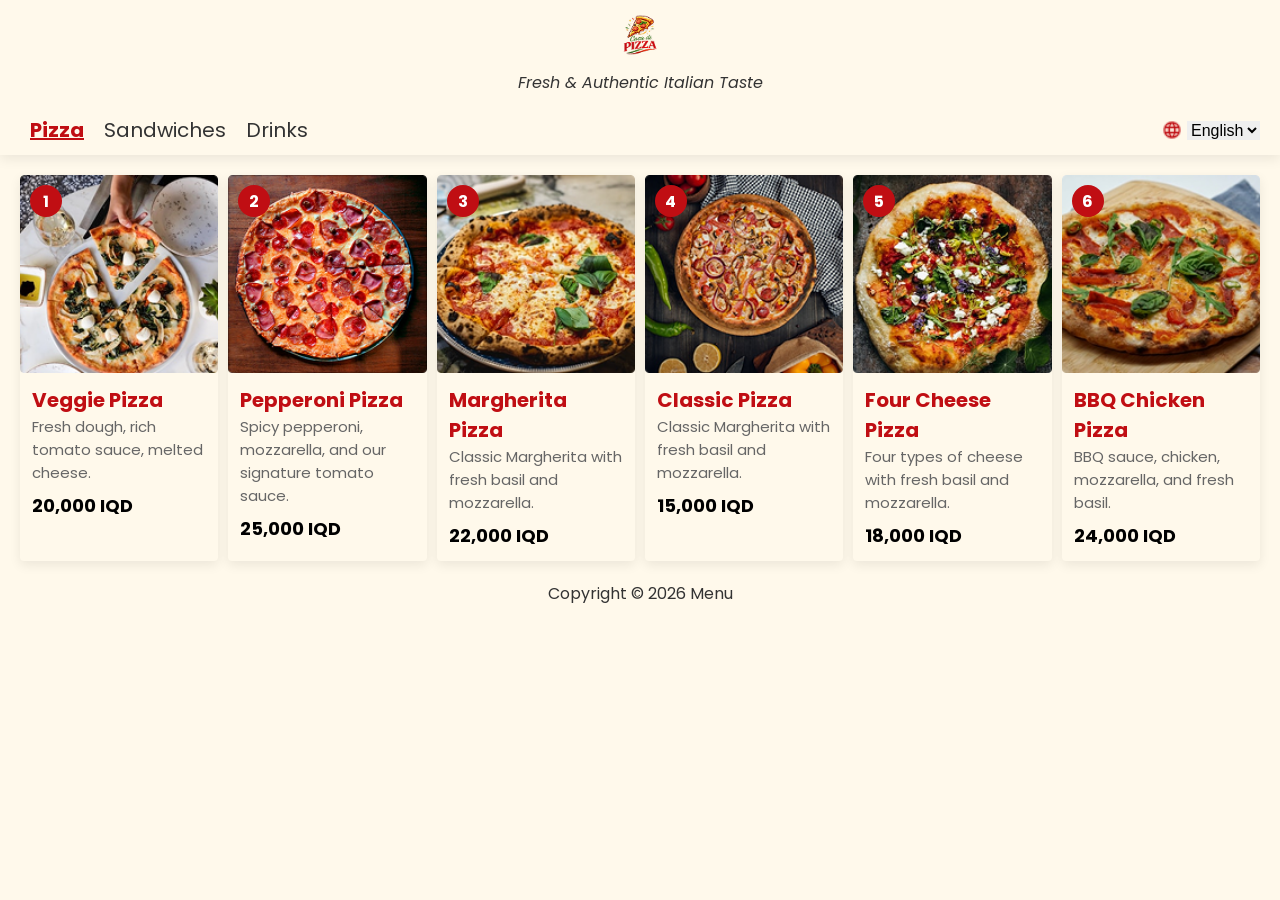
<file: index.html>
<!DOCTYPE html>
<html lang="en">

<head>
    <meta charset="UTF-8">
    <meta name="viewport" content="width=device-width, initial-scale=1.0">
    <link rel="stylesheet" href="updatedstyle.css">
    <link rel="preconnect" href="https://fonts.googleapis.com">
    <link rel="preconnect" href="https://fonts.gstatic.com" crossorigin>
    <link
        href="https://fonts.googleapis.com/css2?family=Poppins:ital,wght@0,100;0,200;0,300;0,400;0,500;0,600;0,700;0,800;0,900;1,100;1,200;1,300;1,400;1,500;1,600;1,700;1,800;1,900&display=swap"
        rel="stylesheet">
    <title>Menu</title>
</head>

<body>
    <header>
        <div class="logo">
            <img src="Images/logo.png" alt="Logo">
            <h6>Fresh & Authentic Italian Taste</h6>
        </div>
        <div class="nav-and-lang">
            <nav>
                <ul>
                    <li><a href="index.html" class="active">Pizza</a></li>
                    <li><a href="sandwiches.html">Sandwiches</a></li>
                    <li><a href="drinks.html">Drinks</a></li>
                </ul>
            </nav>
            <div class="language">
                <img src="Images/material-symbols_language.png" alt="language">
                <select onchange="setLanguage(this.value)" name="language" id="language">
                    <option value="en">English</option>
                    <option value="ar">العربية</option>
                    <option value="ku">کوردی</option>
                </select>
            </div>
        </div>
    </header>
    <main class="menu">

        <!-- 🍕 Pizza 1 -->
        <div class="card">
            <div class="image-wrapper">
                <img src="Images/Pizza/Pizza_1.png" alt="Pizza">
                <div class="badge">1</div>
            </div>

            <div class="content">
                <h2 data-key="pizza1_title">Veggie Pizza</h2>
                <p data-key="pizza1_desc">Fresh dough, rich tomato sauce, melted cheese.</p>
                <strong data-key="pizza1_price">20,000 IQD</strong>
            </div>
        </div>

        <!-- 🍕 Pizza 2 -->
        <div class="card">
            <div class="image-wrapper">
                <img src="Images/Pizza/Pizza_2.png" alt="Pizza">
                <div class="badge">2</div>
            </div>

            <div class="content">
                <h2 data-key="pizza2_title">Pepperoni Pizza</h2>
                <p data-key="pizza2_desc">Spicy pepperoni, mozzarella, and our signature tomato sauce.</p>
                <strong data-key="pizza2_price">25,000 IQD</strong>
            </div>
        </div>

        <!-- 🍕 Pizza 3 -->
        <div class="card">
            <div class="image-wrapper">
                <img src="Images/Pizza/Pizza_3.png" alt="Pizza">
                <div class="badge">3</div>
            </div>

            <div class="content">
                <h2 data-key="pizza3_title">Margherita Pizza</h2>
                <p data-key="pizza3_desc">Classic Margherita with fresh basil and mozzarella.</p>
                <strong data-key="pizza3_price">22,000 IQD</strong>
            </div>
        </div>

        <!-- 🍕 Pizza 4 -->
        <div class="card">
            <div class="image-wrapper">
                <img src="Images/Pizza/Pizza_4.png" alt="Pizza">
                <div class="badge">4</div>
            </div>

            <div class="content">
                <h2 data-key="pizza4_title">Classic Pizza</h2>
                <p data-key="pizza4_desc">Classic Margherita with fresh basil and mozzarella.</p>
                <strong data-key="pizza4_price">15,000 IQD</strong>
            </div>
        </div>

        <!-- 🍕 Pizza 5 -->
        <div class="card">
            <div class="image-wrapper">
                <img src="Images/Pizza/Pizza_5.png" alt="Pizza">
                <div class="badge">5</div>
            </div>

            <div class="content">
                <h2 data-key="pizza5_title">Four Cheese Pizza</h2>
                <p data-key="pizza5_desc">Four types of cheese with fresh basil and mozzarella.</p>
                <strong data-key="pizza5_price">18,000 IQD</strong>
            </div>
        </div>

        <!-- 🍕 Pizza 6 -->
        <div class="card">
            <div class="image-wrapper">
                <img src="Images/Pizza/Pizza_6.png" alt="Pizza">
                <div class="badge">6</div>
            </div>

            <div class="content">
                <h2 data-key="pizza6_title">BBQ Chicken Pizza</h2>
                <p data-key="pizza6_desc">BBQ sauce, chicken, mozzarella, and fresh basil.</p>
                <strong data-key="pizza6_price">24,000 IQD</strong>
            </div>
        </div>

    </main>
    <script src="jscode.js"></script>
    <footer>
        <p>Copyright &copy; 2026 Menu</p>
    </footer>
</body>

</html>
</file>
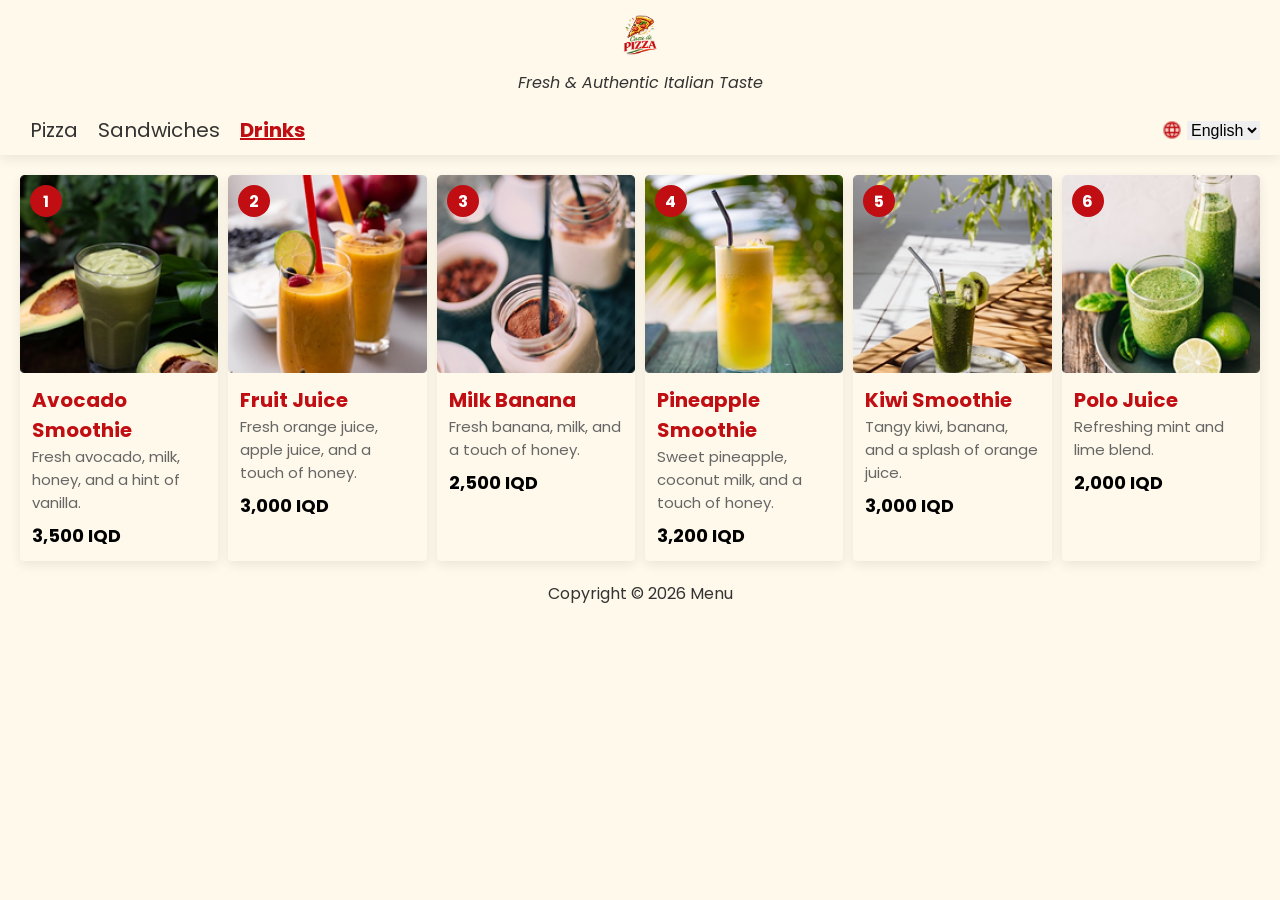
<file: drinks.html>
<!DOCTYPE html>
<html lang="en">

<head>
    <meta charset="UTF-8">
    <meta name="viewport" content="width=device-width, initial-scale=1.0">
    <link rel="stylesheet" href="updatedstyle.css">
    <link rel="preconnect" href="https://fonts.googleapis.com">
    <link rel="preconnect" href="https://fonts.gstatic.com" crossorigin>
    <link
        href="https://fonts.googleapis.com/css2?family=Poppins:ital,wght@0,100;0,200;0,300;0,400;0,500;0,600;0,700;0,800;0,900;1,100;1,200;1,300;1,400;1,500;1,600;1,700;1,800;1,900&display=swap"
        rel="stylesheet">
    <title>Menu</title>
</head>

<body>
    <header>
        <div class="logo">
            <img src="Images/logo.png" alt="Logo">
            <h6>Fresh & Authentic Italian Taste</h6>
        </div>
        <div class="nav-and-lang">
            <nav>
                <ul>
                    <li><a href="index.html">Pizza</a></li>
                    <li><a href="sandwiches.html">Sandwiches</a></li>
                    <li><a href="drinks.html" class="active">Drinks</a></li>
                </ul>
            </nav>
            <div class="language">
                <img src="Images/material-symbols_language.png" alt="language">
                <select onchange="setLanguage(this.value)" name="language" id="language">
                    <option value="en">English</option>
                    <option value="ar">العربية</option>
                    <option value="ku">کوردی</option>
                </select>
            </div>
        </div>
    </header>
    <main class="menu">

        <!-- 🍕 Drink 1 -->
        <div class="card">
            <div class="image-wrapper">
                <img src="Images/Drinks/drink_ (1).png" alt="Pizza">
                <div class="badge">1</div>
            </div>

            <div class="content">
                <h2 data-key="drink1_title">Avocado Smoothie</h2>
                <p data-key="drink1_desc">Fresh avocado, milk, honey, and a hint of vanilla.</p>
                <strong data-key="drink1_price">3,500 IQD</strong>
            </div>
        </div>

        <!-- 🍕 Drink 2 -->
        <div class="card">
            <div class="image-wrapper">
                <img src="Images/Drinks/drink_ (2).png" alt="Pizza">
                <div class="badge">2</div>
            </div>

            <div class="content">
                <h2 data-key="drink2_title">Fruit Juice</h2>
                <p data-key="drink2_desc">Fresh orange juice, apple juice, and a touch of honey.</p>
                <strong data-key="drink2_price">3,000 IQD</strong>
            </div>
        </div>

        <!-- 🍕 Drink 3 -->
        <div class="card">
            <div class="image-wrapper">
                <img src="Images/Drinks/drink_ (3).png" alt="Pizza">
                <div class="badge">3</div>
            </div>

            <div class="content">
                <h2 data-key="drink3_title">Milk Banana</h2>
                <p data-key="drink3_desc">Fresh banana, milk, and a touch of honey.</p>
                <strong data-key="drink3_price">2,500 IQD</strong>
            </div>
        </div>

        <!-- 🍕 Drink 4 -->
        <div class="card">
            <div class="image-wrapper">
                <img src="Images/Drinks/drink_ (4).png" alt="Pizza">
                <div class="badge">4</div>
            </div>

            <div class="content">
                <h2 data-key="drink4_title">Pineapple Smoothie</h2>
                <p data-key="drink4_desc">Sweet pineapple, coconut milk, and a touch of honey.</p>
                <strong data-key="drink4_price">3,200 IQD</strong>
            </div>
        </div>

        <!-- 🍕 Drink 5 -->
        <div class="card">
            <div class="image-wrapper">
                <img src="Images/Drinks/drink_ (5).png" alt="Pizza">
                <div class="badge">5</div>
            </div>

            <div class="content">
                <h2 data-key="drink5_title">Kiwi Smoothie</h2>
                <p data-key="drink5_desc">Tangy kiwi, banana, and a splash of orange juice.</p>
                <strong data-key="drink5_price">3,000 IQD</strong>
            </div>
        </div>

        <!-- 🍕 Drink 6 -->
        <div class="card">
            <div class="image-wrapper">
                <img src="Images/Drinks/drink_ (6).png" alt="Pizza">
                <div class="badge">6</div>
            </div>

            <div class="content">
                <h2 data-key="drink6_title">Polo Juice</h2>
                <p data-key="drink6_desc">Refreshing mint and lime blend.</p>
                <strong data-key="drink6_price">2,000 IQD</strong>
            </div>
        </div>

    </main>
    <script src="jscode.js"></script>
    <footer>
        <p>Copyright &copy; 2026 Menu</p>
    </footer>
</body>

</html>
</file>
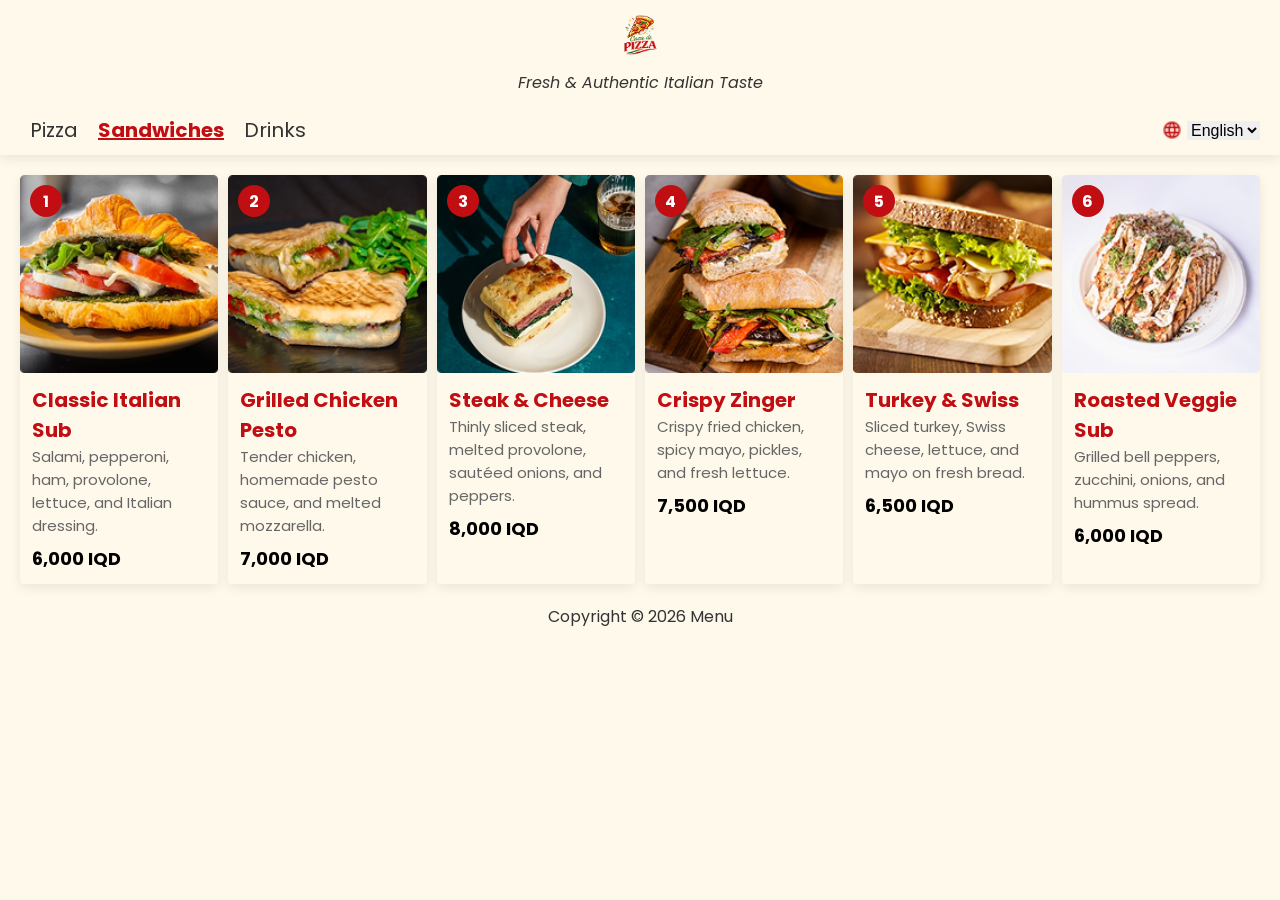
<file: sandwiches.html>
<!DOCTYPE html>
<html lang="en">

<head>
    <meta charset="UTF-8">
    <meta name="viewport" content="width=device-width, initial-scale=1.0">
    <link rel="stylesheet" href="updatedstyle.css">
    <link rel="preconnect" href="https://fonts.googleapis.com">
    <link rel="preconnect" href="https://fonts.gstatic.com" crossorigin>
    <link
        href="https://fonts.googleapis.com/css2?family=Poppins:ital,wght@0,100;0,200;0,300;0,400;0,500;0,600;0,700;0,800;0,900;1,100;1,200;1,300;1,400;1,500;1,600;1,700;1,800;1,900&display=swap"
        rel="stylesheet">
    <title>Menu</title>
</head>

<body>
    <header>
        <div class="logo">
            <img src="Images/logo.png" alt="Logo">
            <h6>Fresh & Authentic Italian Taste</h6>
        </div>
        <div class="nav-and-lang">
            <nav>
                <ul>
                    <li><a href="index.html">Pizza</a></li>
                    <li><a href="sandwiches.html" class="active">Sandwiches</a></li>
                    <li><a href="drinks.html">Drinks</a></li>
                </ul>
            </nav>
            <div class="language">
                <img src="Images/material-symbols_language.png" alt="language">
                <select onchange="setLanguage(this.value)" name="language" id="language">
                    <option value="en">English</option>
                    <option value="ar">العربية</option>
                    <option value="ku">کوردی</option>
                </select>
            </div>
        </div>
    </header>
    <main class="menu">

        <!-- 🍕 sandwitches 1 -->
        <div class="card">
            <div class="image-wrapper">
                <img src="Images/Sandwiches/sandwiches (1).png" alt="sandwiches">
                <div class="badge">1</div>
            </div>

            <div class="content">
                <h2 data-key="sandwich1_title">Classic Italian Sub</h2>
                <p data-key="sandwich1_desc">Salami, pepperoni, ham, provolone, lettuce, and Italian dressing.</p>
                <strong data-key="sandwich1_price">6,000 IQD</strong>
            </div>
        </div>

        <!-- 🍕 sandwitches 2 -->
        <div class="card">
            <div class="image-wrapper">
                <img src="Images/Sandwiches/sandwiches (2).png" alt="sandwiches">
                <div class="badge">2</div>
            </div>

            <div class="content">
                <h2 data-key="sandwich2_title">Grilled Chicken Pesto</h2>
                <p data-key="sandwich2_desc">Tender chicken, homemade pesto sauce, and melted mozzarella.</p>
                <strong data-key="sandwich2_price">7,000 IQD</strong>
            </div>
        </div>

        <!-- 🍕 sandwitches 3 -->
        <div class="card">
            <div class="image-wrapper">
                <img src="Images/Sandwiches/sandwiches (3).png" alt="sandwiches">
                <div class="badge">3</div>
            </div>

            <div class="content">
                <h2 data-key="sandwich3_title">Steak & Cheese</h2>
                <p data-key="sandwich3_desc">Thinly sliced steak, melted provolone, sautéed onions, and peppers.</p>
                <strong data-key="sandwich3_price">8,000 IQD</strong>
            </div>
        </div>

        <!-- 🍕 sandwitches 4 -->
        <div class="card">
            <div class="image-wrapper">
                <img src="Images/Sandwiches/sandwiches (4).png" alt="sandwiches">
                <div class="badge">4</div>
            </div>

            <div class="content">
                <h2 data-key="sandwich4_title">Crispy Zinger</h2>
                <p data-key="sandwich4_desc">Crispy fried chicken, spicy mayo, pickles, and fresh lettuce.</p>
                <strong data-key="sandwich4_price">7,500 IQD</strong>
            </div>
        </div>

        <!-- 🍕 sandwitches 5 -->
        <div class="card">
            <div class="image-wrapper">
                <img src="Images/Sandwiches/sandwiches (5).png" alt="sandwiches">
                <div class="badge">5</div>
            </div>

            <div class="content">
                <h2 data-key="sandwich5_title">Turkey & Swiss</h2>
                <p data-key="sandwich5_desc">Sliced turkey, Swiss cheese, lettuce, and mayo on fresh bread.</p>
                <strong data-key="sandwich5_price">6,500 IQD</strong>
            </div>
        </div>

        <!-- 🍕 sandwitches 6 -->
        <div class="card">
            <div class="image-wrapper">
                <img src="Images/Sandwiches/sandwiches (6).png" alt="sandwiches">
                <div class="badge">6</div>
            </div>

            <div class="content">
                <h2 data-key="sandwich6_title">Roasted Veggie Sub</h2>
                <p data-key="sandwich6_desc">Grilled bell peppers, zucchini, onions, and hummus spread.</p>
                <strong data-key="sandwich6_price">6,000 IQD</strong>
            </div>
        </div>

    </main>
    <script src="jscode.js"></script>
    <footer>
        <p>Copyright &copy; 2026 Menu</p>
    </footer>
</body>

</html>
</file>
<file: updatedstyle.css>
* {
    margin: 0;
    padding: 0;
    box-sizing: border-box;
}

body {
    font-family: 'Poppins', sans-serif;
    width: 100%;
    background-color: #FFF9EB;
}

header {
    z-index: 1;
    display: flex;
    justify-content: center;
    align-items: center;
    flex-direction: column;
    padding: 10px 20px;
    width: 100%;
    background-color: #FFF9EB;
    margin-bottom: 20px;
    box-shadow: 0 4px 12px rgba(0, 0, 0, 0.08);
    gap: 20px;
}

.logo {
    display: flex;
    align-items: center;
    justify-content: center;
    flex-direction: column;
    gap: 10px;
}

.logo h6 {
    font-size: 16px;
    font-weight: 400;
    color: #333;
    font-style: italic;
}

.logo img {
    width: 50px;
    height: 50px;
}

.nav-and-lang {
    display: flex;
    justify-content: space-between;
    align-items: center;
    width: 100%;
    flex-direction: row;
}

nav ul {
    display: flex;
    list-style: none;
}

nav ul li {
    margin: 0 10px;
}

nav ul li a {
    text-decoration: none;
    color: #333;
    font-size: clamp(14px, 2.5vw, 20px);
}

.active {
    color: #C00E13;
    font-weight: bold;
    text-decoration: underline;
}

.language img {
    width: 20px;
    height: 20px;
}

.language select {
    border: none;
    outline: none;
    cursor: pointer;
}

.language {
    display: flex;
    align-items: center;
}

.language img {
    margin-right: 5px;
}

.language select {
    font-size: 16px;
}

.language select option {
    font-size: 14px;
}

.menu {
    display: grid;
    grid-template-columns: repeat(auto-fit, minmax(170px, 1fr));
    gap: 10px;
    padding: 0 20px;
}

.card {
    background: #FFF9EB;
    border-radius: 4px;
    overflow: hidden;
    box-shadow: 0 4px 12px rgba(0, 0, 0, 0.08);
}

.image-wrapper {
    position: relative;
    width: 100%;
    aspect-ratio: 1 / 1;
    overflow: hidden;
}

.image-wrapper img {
    width: 100%;
    height: 100%;
    object-fit: cover;
}

/* 🔴 Number badge */
.badge {
    position: absolute;
    top: 10px;
    left: 10px;
    background: #C00E13;
    color: #fff;
    width: 32px;
    height: 32px;
    border-radius: 50%;
    display: flex;
    align-items: center;
    justify-content: center;
    font-weight: bold;
}

.content {
    padding: 12px;
}

.content h2 {
    font-size: clamp(13px, 2.5vw, 20px);
    color: #C00E13;
}

.content p {
    font-size: clamp(11px, 2vw, 15px);
    color: #666;
}

.content strong {
    display: block;
    margin-top: 8px;
    font-size: clamp(12px, 2.2vw, 18px);
}

footer {
    text-align: center;
    padding: 20px;
    background-color: #FFF9EB;
    color: #333;
    font-size: 16px;
}
</file>
